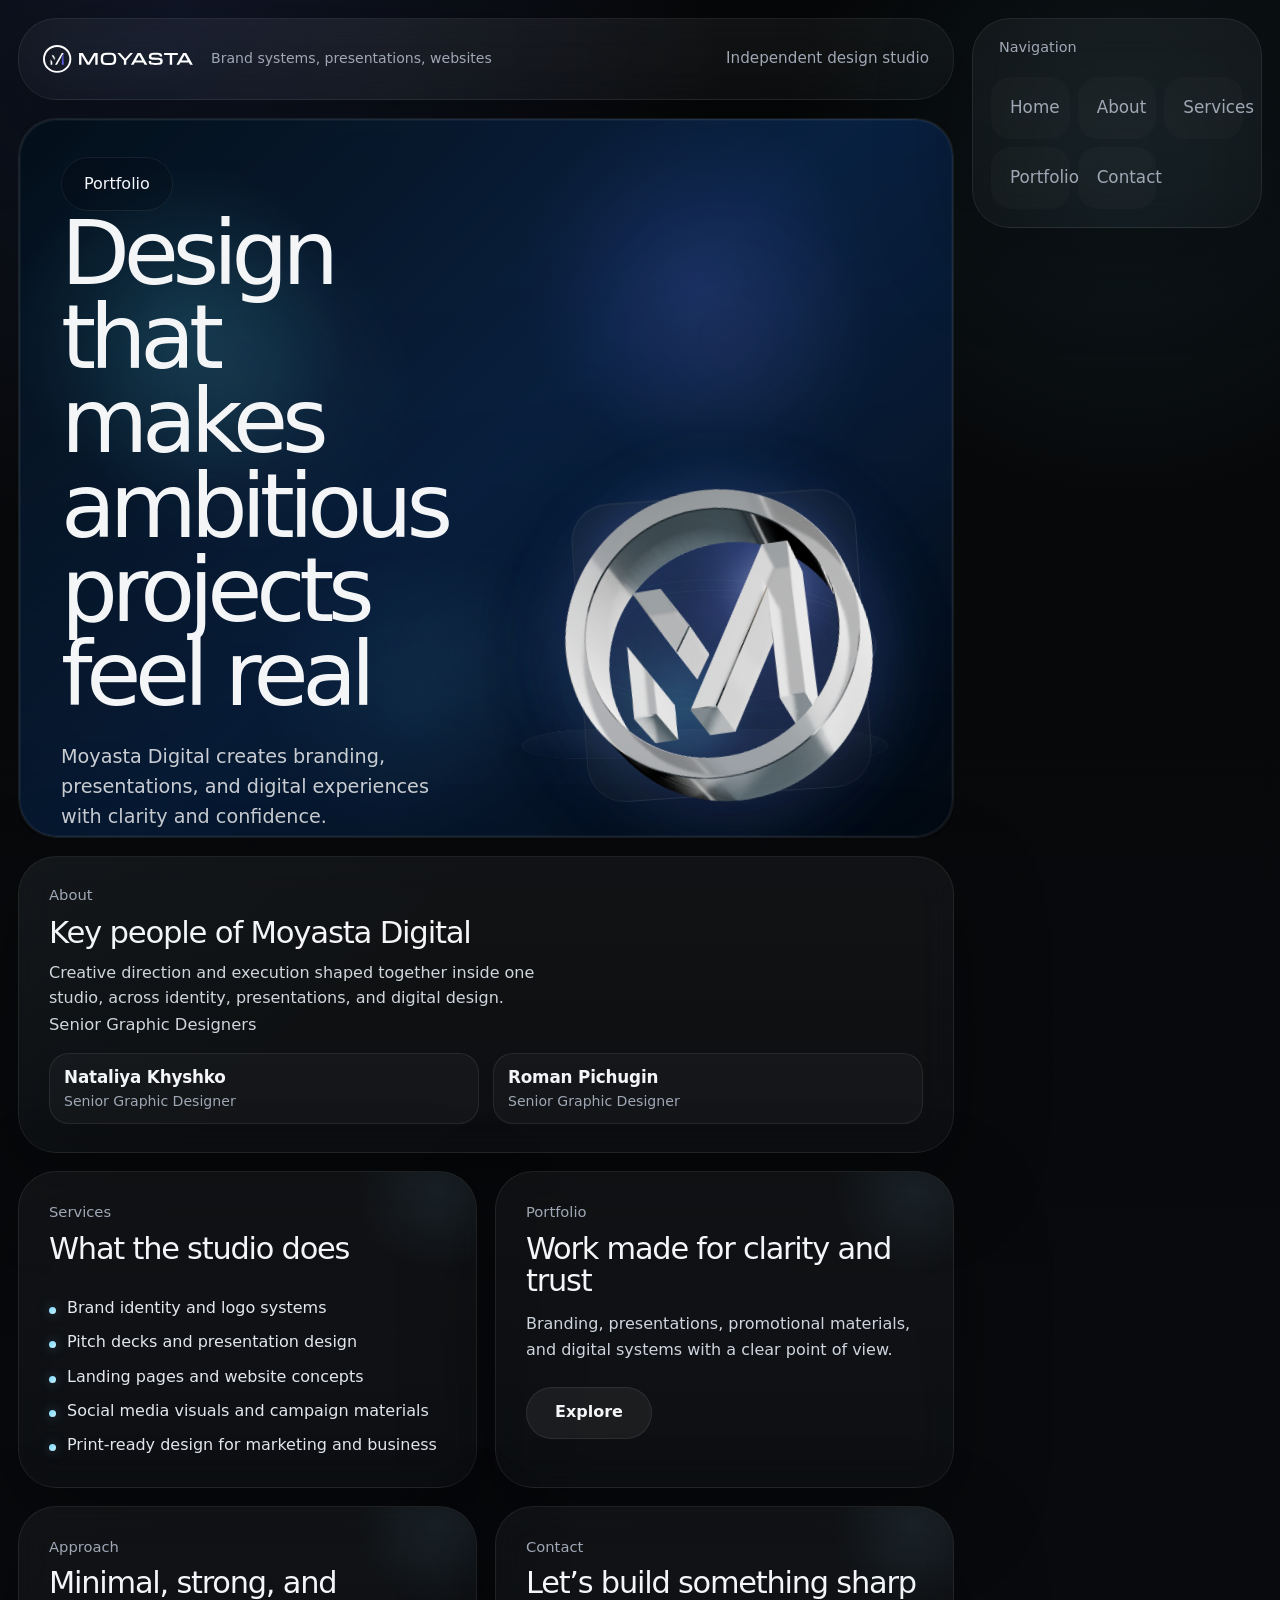
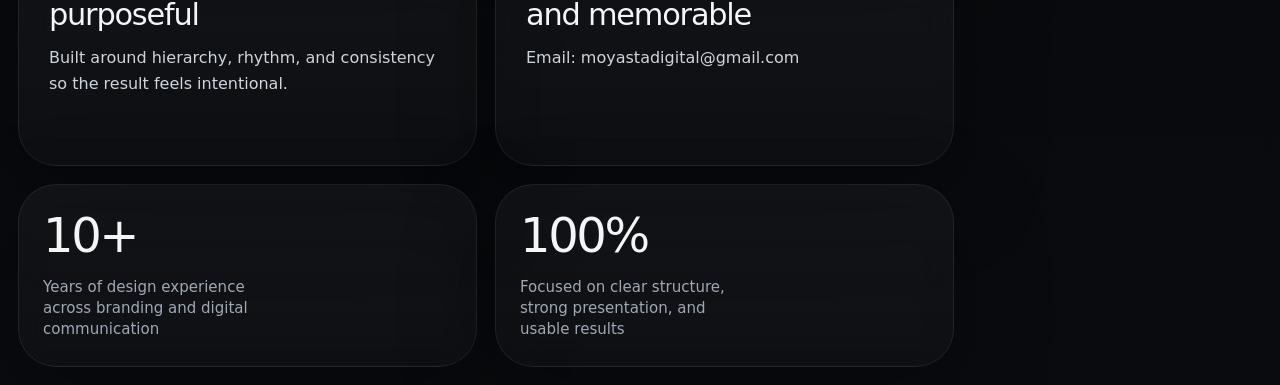
<file: index.html>
<!DOCTYPE html>
<html lang="en">
<head>
  <meta charset="UTF-8" />
  <meta name="viewport" content="width=device-width, initial-scale=1.0" />
  <title>Moyasta Digital — Creative Design Studio</title>
  <meta name="description" content="Moyasta Digital creates branding, presentation design, and digital experiences for ambitious businesses and modern projects." />
  <link rel="icon" type="image/png" href="android-chrome-192x192.png">
  <link rel="apple-touch-icon" sizes="180x180" href="apple-touch-icon.png">

  <style>
    :root {
      --bg: #060708;
      --bg-soft: #0c0f14;
      --panel: rgba(255, 255, 255, 0.045);
      --panel-strong: rgba(255, 255, 255, 0.07);
      --line: rgba(255, 255, 255, 0.08);
      --text: #f4f5f7;
      --muted: #a0a8b6;
      --muted-2: #7f8896;
      --accent: #79d8ff;
      --accent-2: #5b7cff;
      --accent-3: #c7f3ff;
      --shadow: 0 24px 80px rgba(0, 0, 0, 0.34);
      --radius-xl: 38px;
      --radius-lg: 28px;
      --radius-md: 20px;
      --container: 1720px;
    }

    * {
      box-sizing: border-box;
      margin: 0;
      padding: 0;
    }

    html {
      scroll-behavior: smooth;
    }

    body {
      font-family: Inter, ui-sans-serif, system-ui, -apple-system, BlinkMacSystemFont, "Segoe UI", sans-serif;
      background:
        radial-gradient(circle at top left, rgba(84, 126, 255, 0.08), transparent 24%),
        radial-gradient(circle at 82% 10%, rgba(108, 218, 255, 0.08), transparent 18%),
        linear-gradient(180deg, #060708 0%, #090b0f 100%);
      color: var(--text);
      min-height: 100vh;
      line-height: 1.4;
      overflow-x: hidden;
    }

    a {
      color: inherit;
      text-decoration: none;
    }

    button {
      font: inherit;
      border: none;
      background: none;
      color: inherit;
      cursor: pointer;
    }

    .page {
      max-width: var(--container);
      margin: 0 auto;
      padding: 18px;
    }

    .frame {
      display: grid;
      grid-template-columns: minmax(0, 1fr) 290px;
      gap: 16px;
      align-items: start;
    }

    .main {
      display: flex;
      flex-direction: column;
      gap: 16px;
    }

    .glass {
      background: linear-gradient(180deg, rgba(255,255,255,0.045), rgba(255,255,255,0.025));
      backdrop-filter: blur(18px);
      -webkit-backdrop-filter: blur(18px);
      border: 1px solid var(--line);
      box-shadow: var(--shadow);
    }

    .topbar {
      display: grid;
      grid-template-columns: 1fr;
      gap: 16px;
    }

    .brandbar,
    .hero-surface,
    .feature,
    .story,
    .sidebar,
    .section-card,
    .stat-card {
      border-radius: var(--radius-xl);
    }

    .brandbar {
      min-height: 82px;
      display: flex;
      align-items: center;
      justify-content: space-between;
      padding: 0 24px;
      position: relative;
      overflow: hidden;
    }

    .brandbar::after {
      content: "";
      position: absolute;
      inset: 0;
      background:
        linear-gradient(90deg, transparent 0%, rgba(255,255,255,0.025) 40%, transparent 100%);
      pointer-events: none;
    }

    .brand {
      display: flex;
      align-items: center;
      gap: 18px;
      z-index: 1;
    }

    .brand-mark {
      width: 50px;
      height: 50px;
      border-radius: var(--radius-md);
      display: grid;
      place-items: center;
      background: none;
      border: none;
      box-shadow: none;
      padding: 6px;
    }

    .brand-mark img {
      width: 100%;
      height: 100%;
      object-fit: contain;
    }

    .brand-text {
      display: flex;
      flex-direction: column;
      gap: 2px;
    }

    .brand-title {
      font-size: 1rem;
      font-weight: 600;
      letter-spacing: -0.03em;
    }

    .brand-subtitle {
      font-size: 0.88rem;
      color: var(--muted);
    }

    .brand-meta {
      font-size: 0.95rem;
      color: var(--muted);
      z-index: 1;
      text-align: right;
    }

    .hero {
      position: relative;
      min-height: 720px;
      padding: 0;
      overflow: hidden;
      border-radius: var(--radius-lg);
      border: none;
      background: transparent;
      box-shadow: none;
      isolation: isolate;
    }

    .hero-surface {
      position: relative;
      min-height: 720px;
      overflow: hidden;
      border-radius: var(--radius-lg);
      clip-path: inset(0 round var(--radius-lg));
      -webkit-clip-path: inset(0 round var(--radius-lg));
      contain: paint;
      border: 1px solid rgba(255,255,255,0.06);
      background:
        linear-gradient(180deg, rgba(255,255,255,0.02), rgba(255,255,255,0.01));
      box-shadow:
        0 28px 90px rgba(0,0,0,0.32),
        inset 0 1px 0 rgba(255,255,255,0.03);
      isolation: isolate;
    }

    .hero-motion {
      position: absolute;
      inset: 0;
      overflow: hidden;
      border-radius: inherit;
      z-index: 0;
    }

    .hero-surface::before {
      content: "";
      position: absolute;
      inset: 0;
      border-radius: inherit;
      box-shadow: inset 0 0 0 1px rgba(255,255,255,0.02);
      pointer-events: none;
      z-index: 6;
    }

    .hero-surface::after {
      content: "";
      position: absolute;
      inset: 0;
      border-radius: inherit;
      background:
        radial-gradient(
          circle at var(--hero-glow-x, 50%) var(--hero-glow-y, 50%),
          rgba(156, 225, 255, 0.14),
          rgba(156, 225, 255, 0.04) 18%,
          transparent 42%
        );
      transform: scale(1.08);
      opacity: var(--hero-glow-opacity, 0);
      pointer-events: none;
      transition: opacity 240ms ease, transform 240ms ease;
      z-index: 1;
    }

    .hero-outline {
      position: absolute;
      inset: 0;
      border-radius: inherit;
      border: 1px solid rgba(255,255,255,0.08);
      box-shadow:
        inset 0 0 0 1px rgba(255,255,255,0.035),
        0 0 0 0.5px rgba(255,255,255,0.03);
      pointer-events: none;
      z-index: 7;
      backface-visibility: hidden;
      -webkit-backface-visibility: hidden;
    }

    .hero-bg {
      position: absolute;
      inset: 0;
      border-radius: inherit;
      background:
        radial-gradient(circle at 18% 30%, rgba(76, 220, 255, 0.16), transparent 18%),
        radial-gradient(circle at 72% 24%, rgba(98, 117, 255, 0.16), transparent 20%),
        radial-gradient(circle at 42% 80%, rgba(87, 191, 255, 0.10), transparent 18%),
        linear-gradient(135deg, #04101b 0%, #08192d 24%, #0a2345 50%, #081b35 74%, #040c16 100%);
      transform:
        translate3d(var(--hero-shift-x, 0px), var(--hero-shift-y, 0px), 0)
        scale(1.03);
      transition: transform 260ms ease;
    }

    .hero-bg::before {
      content: "";
      position: absolute;
      inset: 8%;
      border-radius: 28px;
      background:
        radial-gradient(circle at 20% 35%, rgba(142, 242, 255, 0.09), transparent 22%),
        radial-gradient(circle at 80% 28%, rgba(146, 164, 255, 0.08), transparent 20%),
        radial-gradient(circle at 48% 78%, rgba(111, 211, 255, 0.06), transparent 18%);
      filter: blur(26px);
      opacity: 0.9;
    }

    .hero-mesh {
      position: absolute;
      inset: 0;
      border-radius: inherit;
      background:
        linear-gradient(115deg, transparent 0%, rgba(255,255,255,0.018) 50%, transparent 100%);
      opacity: 0.35;
      mix-blend-mode: soft-light;
      transform:
        translate3d(calc(var(--hero-shift-x, 0px) * -0.65), calc(var(--hero-shift-y, 0px) * -0.65), 0);
      transition: transform 260ms ease;
    }

    .hero-vignette {
      position: absolute;
      inset: 0;
      border-radius: inherit;
      background:
        linear-gradient(180deg, rgba(0,0,0,0.04) 0%, rgba(0,0,0,0.08) 36%, rgba(0,0,0,0.26) 100%);
    }

    .hero-content {
      position: relative;
      z-index: 2;
      min-height: 720px;
      border-radius: inherit;
      padding: 38px 42px 42px;
      display: flex;
      flex-direction: column;
      justify-content: space-between;
      transform:
        translate3d(calc(var(--hero-shift-x, 0px) * 0.35), calc(var(--hero-shift-y, 0px) * 0.35), 36px);
      transition: transform 260ms ease;
    }

    .hero-topline {
      display: flex;
      align-items: flex-start;
      justify-content: space-between;
      gap: 20px;
    }

    .hero-kicker {
      display: inline-flex;
      align-items: center;
      gap: 10px;
      padding: 12px 18px;
      border-radius: 999px;
      background: rgba(7, 10, 15, 0.22);
      border: 1px solid rgba(255,255,255,0.07);
      color: #e8f8ff;
      font-size: 0.94rem;
      backdrop-filter: blur(10px);
      box-shadow: inset 0 1px 0 rgba(255,255,255,0.03);
    }

    .hero-kicker-dot {
      width: 8px;
      height: 8px;
      border-radius: 50%;
      background: linear-gradient(135deg, #79d8ff, #c7f3ff);
      box-shadow: 0 0 14px rgba(121,216,255,0.35);
      flex-shrink: 0;
    }

    .hero-action {
      min-width: 54px;
      height: 54px;
      padding: 0 22px;
      border-radius: 999px;
      display: inline-flex;
      align-items: center;
      justify-content: center;
      background: rgba(7, 10, 15, 0.18);
      border: 1px solid rgba(255,255,255,0.07);
      color: #f3f6fb;
      font-weight: 500;
      backdrop-filter: blur(10px);
      transition: transform 0.25s ease, background 0.25s ease, border-color 0.25s ease;
    }

    .hero-action:hover {
      transform: translateY(-1px);
      background: rgba(18, 24, 35, 0.34);
      border-color: rgba(255,255,255,0.11);
    }

    .hero-bottom {
      display: grid;
      grid-template-columns: minmax(0, 1.5fr) minmax(340px, 420px);
      gap: 30px;
      align-items: end;
    }

    .hero-copy {
      max-width: 980px;
      padding-right: 10px;
    }

    .hero-copy h1 {
      font-size: clamp(3.1rem, 7vw, 6.4rem);
      line-height: 0.94;
      letter-spacing: -0.07em;
      font-weight: 500;
      max-width: 900px;
      text-wrap: balance;
    }

    .hero-copy p {
      margin-top: 26px;
      font-size: 1.2rem;
      line-height: 1.55;
      color: rgba(244,245,247,0.82);
      max-width: 820px;
    }

    .hero-panel {
      position: relative;
      min-height: 360px;
      display: flex;
      align-items: flex-end;
      justify-content: center;
      overflow: visible;
    }

    .hero-panel::before {
      content: none;
    }

    .hero-panel > * {
      position: relative;
      z-index: 1;
    }

    .panel-visual {
      position: relative;
      width: 100%;
      min-height: 360px;
      isolation: isolate;
    }

    .panel-visual::before {
      content: "";
      position: absolute;
      left: 32px;
      right: 24px;
      bottom: 28px;
      height: 118px;
      border-radius: 999px;
      background:
        linear-gradient(180deg, rgba(255,255,255,0.03), rgba(255,255,255,0)),
        radial-gradient(circle at 50% 52%, rgba(92, 118, 255, 0.12), transparent 72%);
      border: 1px solid rgba(255,255,255,0.05);
      box-shadow:
        inset 0 1px 0 rgba(255,255,255,0.03),
        0 24px 54px rgba(0,0,0,0.12);
      transform: perspective(900px) rotateX(76deg);
      transform-origin: center;
      opacity: 0.92;
      pointer-events: none;
    }

    .panel-visual::after {
      content: "";
      position: absolute;
      width: 420px;
      height: 420px;
      right: -24px;
      bottom: -30px;
      border-radius: 50%;
      background: radial-gradient(circle, rgba(113, 129, 255, 0.22), transparent 68%);
      filter: blur(28px);
      animation: panelGlowDrift 8.5s ease-in-out infinite;
      pointer-events: none;
      z-index: 0;
    }

    .panel-aura {
      position: absolute;
      border-radius: 50%;
      filter: blur(30px);
      pointer-events: none;
      opacity: 0.76;
    }

    .panel-aura--left {
      width: 200px;
      height: 200px;
      left: 52px;
      bottom: 42px;
      background: radial-gradient(circle, rgba(71, 216, 255, 0.18), transparent 68%);
      animation: panelAuraLeft 9s ease-in-out infinite;
    }

    .panel-aura--right {
      width: 240px;
      height: 240px;
      right: 14px;
      top: 40px;
      background: radial-gradient(circle, rgba(113, 129, 255, 0.20), transparent 70%);
      animation: panelAuraRight 8s ease-in-out infinite;
    }

    .panel-logo-wrap {
      position: absolute;
      right: 12px;
      bottom: 8px;
      width: min(100%, 356px);
      aspect-ratio: 1;
      display: flex;
      align-items: center;
      justify-content: center;
      animation: panelLogoFloat 7.6s ease-in-out infinite;
      z-index: 2;
    }

    .panel-logo-wrap::before {
      content: "";
      position: absolute;
      inset: 8% 10%;
      border-radius: 38px;
      background:
        radial-gradient(circle at 66% 28%, rgba(104, 122, 255, 0.18), transparent 30%),
        radial-gradient(circle at 28% 70%, rgba(74, 215, 255, 0.10), transparent 28%),
        linear-gradient(135deg, rgba(255,255,255,0.045), rgba(255,255,255,0.01)),
        linear-gradient(180deg, rgba(8,12,18,0.18), rgba(8,12,18,0.34));
      border: 1px solid rgba(255,255,255,0.07);
      box-shadow:
        inset 0 1px 0 rgba(255,255,255,0.03),
        0 20px 44px rgba(0,0,0,0.14);
      backdrop-filter: blur(16px);
      transform: rotate(-4deg);
    }

    .panel-logo-wrap::after {
      content: "";
      position: absolute;
      width: 74%;
      height: 74%;
      border-radius: 50%;
      border: 1px solid rgba(183, 232, 255, 0.12);
      transform: scaleX(1.18) scaleY(0.42) rotate(-10deg);
      opacity: 0.74;
    }

    .panel-logo-wash {
      position: absolute;
      inset: 12% 14%;
      z-index: 1;
      border-radius: 44px;
      background:
        radial-gradient(circle at 70% 26%, rgba(116, 133, 255, 0.34), transparent 28%),
        radial-gradient(circle at 38% 74%, rgba(87, 224, 255, 0.18), transparent 26%),
        linear-gradient(135deg, rgba(86, 102, 255, 0.08), rgba(0, 0, 0, 0) 48%);
      filter: blur(8px);
      opacity: 0.95;
      mix-blend-mode: screen;
      pointer-events: none;
    }

    .panel-logo {
      position: relative;
      z-index: 2;
      width: 88%;
      height: auto;
      display: block;
      filter:
        saturate(0.92)
        contrast(1.04)
        drop-shadow(0 26px 40px rgba(12, 15, 30, 0.34))
        drop-shadow(0 0 26px rgba(106, 119, 255, 0.16))
        drop-shadow(0 0 44px rgba(77, 216, 255, 0.08));
      transform: rotate(-8deg);
      animation: panelLogoTilt 9s ease-in-out infinite;
    }

    .panel-logo-orbit {
      position: absolute;
      inset: 18% 10%;
      border-radius: 50%;
      border: 1px solid rgba(151, 229, 255, 0.10);
      transform: scaleX(1.08) scaleY(0.58) rotate(7deg);
      opacity: 0.8;
      animation: panelOrbitSpin 14s linear infinite;
    }

    .panel-logo-orbit::before,
    .panel-logo-orbit::after {
      content: "";
      position: absolute;
      inset: 12% 8%;
      border-radius: 50%;
      border: 1px solid rgba(255,255,255,0.06);
    }

    .panel-logo-orbit::after {
      inset: 24% 18%;
      opacity: 0.68;
    }

    .panel-logo-highlight {
      position: absolute;
      width: 84px;
      height: 84px;
      top: 22%;
      left: 52%;
      border-radius: 50%;
      background: radial-gradient(circle, rgba(255,255,255,0.72), rgba(255,255,255,0.02) 72%);
      filter: blur(10px);
      opacity: 0.58;
      animation: panelHighlightPulse 6.8s ease-in-out infinite;
    }

    @keyframes panelLogoFloat {
      0%, 100% {
        transform: translate3d(0, 0, 0);
      }
      50% {
        transform: translate3d(-6px, -10px, 0);
      }
    }

    @keyframes panelLogoTilt {
      0%, 100% {
        transform: rotate(-8deg) scale(1);
      }
      50% {
        transform: rotate(-5deg) scale(1.02);
      }
    }

    @keyframes panelOrbitSpin {
      0%, 100% {
        transform: scaleX(1.08) scaleY(0.58) rotate(7deg);
      }
      50% {
        transform: scaleX(1.12) scaleY(0.62) rotate(187deg);
      }
    }

    @keyframes panelAuraLeft {
      0%, 100% {
        transform: translate3d(0, 0, 0);
      }
      50% {
        transform: translate3d(10px, -8px, 0);
      }
    }

    @keyframes panelAuraRight {
      0%, 100% {
        transform: translate3d(0, 0, 0);
      }
      50% {
        transform: translate3d(-12px, 12px, 0);
      }
    }

    @keyframes panelGlowDrift {
      0%, 100% {
        transform: translate3d(0, 0, 0);
      }
      50% {
        transform: translate3d(-12px, 12px, 0);
      }
    }

    @keyframes panelHighlightPulse {
      0%, 100% {
        transform: scale(0.94);
        opacity: 0.42;
      }
      50% {
        transform: scale(1.08);
        opacity: 0.72;
      }
    }

    .pill {
      min-width: 126px;
      height: 52px;
      padding: 0 22px;
      border-radius: 999px;
      display: inline-flex;
      align-items: center;
      justify-content: center;
      background: rgba(255,255,255,0.055);
      border: 1px solid rgba(255,255,255,0.08);
      font-weight: 600;
      transition: transform 0.25s ease, background 0.25s ease, border-color 0.25s ease;
    }

    .pill:hover {
      transform: translateY(-1px);
      background: rgba(255,255,255,0.085);
      border-color: rgba(255,255,255,0.12);
    }

    .grid-row {
      display: grid;
      grid-template-columns: minmax(0, 1.2fr) minmax(0, 0.8fr);
      gap: 16px;
    }

    .grid-row--owners {
      grid-template-columns: minmax(0, 1fr);
    }

        .feature,
        .story {
          min-height: 235px;
          padding: 28px 30px;
          position: relative;
          overflow: hidden;
    }

    .feature::before,
    .story::before {
      content: "";
      position: absolute;
      inset: 0;
      background: linear-gradient(135deg, rgba(120,215,255,0.025), transparent 40%);
      pointer-events: none;
    }

    .eyebrow {
      color: var(--muted);
      font-size: 0.92rem;
      margin-bottom: 10px;
    }

    .feature h2 {
      font-size: clamp(2rem, 4vw, 4.2rem);
      line-height: 0.98;
      letter-spacing: -0.05em;
      font-weight: 500;
      max-width: 900px;
      margin-bottom: 16px;
    }

        .feature p {
          color: #d4d8df;
          font-size: 1.12rem;
          line-height: 1.58;
          max-width: 880px;
        }


    .story h3 {
      font-size: clamp(1.45rem, 2.4vw, 2.05rem);
      line-height: 1.06;
      letter-spacing: -0.04em;
      font-weight: 500;
      max-width: 520px;
      margin-bottom: 12px;
    }

    .story p {
      color: #d1d6dd;
      line-height: 1.58;
      max-width: 540px;
    }

    .story-intro {
      color: #d1d6dd;
      font-size: 1.02rem;
      line-height: 1.5;
      margin-top: 2px;
      margin-bottom: 16px;
    }

    .story-team {
      display: grid;
      grid-template-columns: repeat(2, minmax(0, 1fr));
      gap: 10px;
    }

    .team-member {
      padding: 12px 14px;
      border-radius: var(--radius-md);
      background: rgba(255,255,255,0.03);
      border: 1px solid rgba(255,255,255,0.08);
      display: grid;
      gap: 2px;
    }

    .team-member strong {
      font-size: 1.05rem;
      font-weight: 600;
      letter-spacing: -0.01em;
    }

    .team-member span {
      color: var(--muted);
      font-size: 0.88rem;
    }

    .sections {
      display: grid;
      grid-template-columns: repeat(2, minmax(0, 1fr));
      gap: 16px;
    }

    .section-card {
      padding: 30px;
      min-height: 260px;
      position: relative;
      overflow: hidden;
      display: flex;
      flex-direction: column;
    }

    .section-card::after {
      content: "";
      position: absolute;
      top: -60px;
      right: -40px;
      width: 160px;
      height: 160px;
      border-radius: 50%;
      background: radial-gradient(circle, rgba(120,215,255,0.08), transparent 70%);
      pointer-events: none;
    }

    .section-card h3 {
      font-size: 1.9rem;
      line-height: 1.05;
      letter-spacing: -0.04em;
      font-weight: 500;
      margin-bottom: 14px;
    }

    .section-card p {
      color: #cfd5de;
      line-height: 1.62;
      max-width: 620px;
      font-size: 1rem;
    }

    .section-card .panel-footer {
      align-self: flex-start;
    }

    .services-list {
      list-style: none;
      margin-top: 18px;
      display: grid;
      gap: 12px;
    }

    .services-list li {
      position: relative;
      padding-left: 18px;
      color: #e3e7ee;
    }

    .services-list li::before {
      content: "";
      position: absolute;
      left: 0;
      top: 10px;
      width: 7px;
      height: 7px;
      border-radius: 50%;
      background: linear-gradient(135deg, var(--accent), var(--accent-3));
      box-shadow: 0 0 12px rgba(120,215,255,0.35);
    }

    .stats {
      display: grid;
      grid-template-columns: repeat(2, minmax(0, 1fr));
      gap: 16px;
    }

    .stat-card {
      padding: 26px 24px;
      min-height: 165px;
      display: flex;
      flex-direction: column;
      justify-content: space-between;
      gap: 18px;
    }

    .stat-number {
      font-size: clamp(2rem, 4vw, 3rem);
      line-height: 1;
      letter-spacing: -0.05em;
      font-weight: 500;
    }

    .stat-label {
      color: var(--muted);
      font-size: 0.94rem;
      max-width: 220px;
    }

    .sidebar {
      padding: 18px;
      min-height: calc(100vh - 36px);
      position: sticky;
      top: 18px;
      display: flex;
      flex-direction: column;
      justify-content: center;
      gap: 12px;
    }

    .side-title {
      color: var(--muted);
      font-size: 0.9rem;
      padding: 0 8px 8px;
    }

    .side-nav {
      display: flex;
      flex-direction: column;
      gap: 8px;
    }

    .side-nav a {
      min-height: 62px;
      border-radius: var(--radius-md);
      display: flex;
      align-items: center;
      padding: 0 18px;
      color: var(--muted);
      font-size: 1.05rem;
      transition: transform 0.25s ease, background 0.25s ease, color 0.25s ease;
    }

    .side-nav a:hover,
    .side-nav a.active {
      color: var(--text);
      background: rgba(255,255,255,0.055);
      transform: translateX(2px);
    }

    .side-foot {
      margin-top: 12px;
      padding: 14px 12px 0;
      color: var(--muted-2);
      font-size: 0.88rem;
      line-height: 1.5;
    }

    .anchor {
      scroll-margin-top: 30px;
    }

    @media (max-width: 1280px) {
      .frame {
        grid-template-columns: 1fr;
      }

      .sidebar {
        position: static;
        min-height: auto;
      }

      .side-nav {
        display: grid;
        grid-template-columns: repeat(3, minmax(0, 1fr));
      }
    }

    @media (max-width: 980px) {
      .grid-row,
      .hero-bottom,
      .sections,
      .stats {
        grid-template-columns: 1fr;
      }

      .brandbar {
        min-height: auto;
        padding: 18px 24px;
        flex-direction: column;
        align-items: flex-start;
      }

      .hero,
      .hero-surface,
      .hero-content {
        min-height: 620px;
      }

      .hero-bottom {
        gap: 22px;
      }

      .hero-copy h1 {
        max-width: 100%;
      }
    }

    @media (max-width: 768px) {
      .page {
        padding: 12px;
      }

      .brandbar,
      .hero-surface,
      .feature,
      .story,
      .sidebar,
      .section-card,
      .stat-card {
        border-radius: 24px;
      }

      .brandbar {
        padding: 0 16px;
      }

      .brand-meta,
      .brand-subtitle {
        display: none;
      }

      .brandbar {
        min-height: 72px;
      }

      .hero-content {
        padding: 22px 20px 20px;
      }

      .hero,
      .hero-surface {
        min-height: 680px;
      }

      .hero-content {
        min-height: 100%;
      }

      .hero-bottom {
        gap: 20px;
        align-items: start;
      }

      .hero-copy h1 {
        font-size: 2.35rem;
        line-height: 0.95;
        max-width: 11ch;
      }

      .hero-copy p,
      .feature p {
        font-size: 1rem;
      }

      .hero-copy p {
        margin-top: 18px;
        max-width: 26ch;
      }

      .hero-panel {
        width: 100%;
        min-height: auto;
        padding: 0;
        align-items: center;
        justify-content: center;
      }

      .panel-visual {
        min-height: 220px;
        width: 100%;
      }

      .feature,
      .story,
      .section-card,
      .stat-card {
        padding: 22px 20px;
      }

      .sections,
      .stats {
        gap: 14px;
      }

      .feature h2 {
        font-size: 2.3rem;
      }

      .story h3,
      .section-card h3 {
        font-size: 1.45rem;
      }

      .section-card {
        min-height: auto;
      }

      .section-card p {
        max-width: 30ch;
      }

      .stat-card {
        min-height: auto;
        gap: 16px;
      }

      .stat-label {
        max-width: 26ch;
      }

      .section-card .panel-footer {
        margin-top: 24px;
      }

      .section-card .pill {
        width: auto;
        min-width: 140px;
      }

      .services-list {
        margin-top: 16px;
        gap: 10px;
      }

      .services-list li {
        font-size: 0.98rem;
        line-height: 1.5;
      }

      .story-team {
        grid-template-columns: 1fr;
      }

      .hero-topline {
        align-items: flex-start;
      }

      .story-intro {
        margin-bottom: 12px;
      }

      .side-nav {
        grid-template-columns: 1fr 1fr;
      }

      .panel-visual::before {
        left: 18px;
        right: 18px;
        bottom: 12px;
        height: 74px;
      }

      .panel-visual::after {
        width: 260px;
        height: 260px;
        right: 50%;
        bottom: -24px;
        transform: translateX(50%);
        filter: blur(24px);
      }

      .panel-aura--left {
        width: 120px;
        height: 120px;
        left: 18px;
        bottom: 34px;
      }

      .panel-aura--right {
        width: 150px;
        height: 150px;
        right: 16px;
        top: 18px;
      }

      .panel-logo-wrap {
        position: relative;
        right: auto;
        bottom: auto;
        width: min(100%, 220px);
        margin: 0 auto;
      }

      .panel-logo-wrap::before {
        inset: 10% 10%;
        border-radius: 28px;
      }

      .panel-logo {
        width: 86%;
      }

      .panel-logo-highlight {
        width: 58px;
        height: 58px;
        top: 24%;
        left: 56%;
        filter: blur(8px);
      }
    }

    @media (max-width: 520px) {
      .hero,
      .hero-surface {
        min-height: 620px;
      }

      .hero-content {
        min-height: 100%;
      }

      .hero-content {
        padding: 18px 16px 18px;
      }

      .hero-copy h1 {
        font-size: 1.92rem;
        max-width: 10ch;
      }

      .hero-copy p {
        font-size: 0.96rem;
        line-height: 1.55;
      }

      .section-card {
        padding: 22px 18px;
        gap: 0;
      }

      .section-card h3 {
        font-size: 1.28rem;
        line-height: 1.08;
        max-width: 11ch;
        margin-bottom: 12px;
      }

      .section-card p {
        font-size: 0.98rem;
        line-height: 1.58;
        max-width: 24ch;
      }

      .section-card .panel-footer {
        margin-top: 22px;
      }

      .section-card .pill {
        width: auto;
        min-width: 132px;
        height: 44px;
        padding: 0 20px;
      }

      .services-list {
        margin-top: 14px;
        gap: 9px;
      }

      .services-list li {
        font-size: 0.95rem;
        padding-left: 16px;
      }

      .stats {
        gap: 12px;
      }

      .stat-card {
        padding: 22px 18px;
        min-height: auto;
        gap: 14px;
      }

      .stat-number {
        font-size: 2.2rem;
      }

      .stat-label {
        font-size: 0.96rem;
        line-height: 1.5;
        max-width: 22ch;
      }

      .side-nav {
        grid-template-columns: 1fr;
      }

      .hero-action {
        width: auto;
        min-width: 132px;
        height: 44px;
        padding: 0 18px;
      }

      .hero-panel {
        margin-top: 4px;
      }

      .panel-logo-wrap {
        width: min(100%, 190px);
      }

      .story-team {
        gap: 8px;
      }

      .panel-visual {
        min-height: 188px;
      }

      .panel-visual::before {
        left: 12px;
        right: 12px;
        bottom: 10px;
        height: 62px;
      }

      .panel-visual::after {
        width: 220px;
        height: 220px;
        bottom: -18px;
      }

      .panel-aura--left {
        width: 92px;
        height: 92px;
        left: 10px;
        bottom: 26px;
      }

      .panel-aura--right {
        width: 118px;
        height: 118px;
        right: 6px;
        top: 14px;
      }
    }

    @media (hover: none), (pointer: coarse) {
      .hero-surface,
      .hero-bg,
      .hero-mesh,
      .hero-content {
        transform: none;
        transition: none;
      }

      .hero-surface::after {
        display: none;
      }
    }

    .logo-clean {
      width: 150px;
      height: auto;
      padding: 0;
      background: none;
      border: none;
      box-shadow: none;
    }

    .logo-clean img {
      width: 100%;
      height: auto;
      object-fit: contain;
      filter: drop-shadow(0 0 22px rgba(121,216,255,0.2));
    }
  </style>
  <link rel="stylesheet" href="shared.css" />
</head>
<body>
  <div id="top"></div>
  <div class="page">
    <div class="frame">
      <main class="main">
        <div class="topbar">
          <div class="brandbar glass">
            <div class="brand">
              <a href="#top" class="brand-mark logo-clean" aria-label="Back to top">
                <img src="Moyasta_logo_white.svg" alt="Moyasta Digital Logo">
              </a>
              <div class="brand-text">
                <div class="brand-subtitle">Brand systems, presentations, websites</div>
              </div>
            </div>
            <button class="menu-toggle" type="button" aria-label="Open navigation menu" aria-expanded="false">
              <span></span>
              <span></span>
              <span></span>
            </button>
            <div class="brand-meta">Independent design studio</div>
          </div>
        </div>

        <section class="hero anchor" id="home">
          <div class="hero-surface">
            <div class="hero-outline"></div>
            <div class="hero-motion">
              <div class="hero-bg"></div>
              <div class="hero-mesh"></div>
              <div class="hero-vignette"></div>

              <div class="hero-content">
              <div class="hero-topline">
                <a href="portfolio.html" class="hero-action">Portfolio</a>
              </div>

              <div class="hero-bottom">
                <div class="hero-copy">
                  <h1>Design that makes ambitious projects feel real</h1>
                  <p>
                    Moyasta Digital creates branding, presentations, and digital experiences with clarity and confidence.
                  </p>
                </div>

                <div class="hero-panel">
                  <div class="panel-visual" aria-hidden="true">
                    <div class="panel-aura panel-aura--left"></div>
                    <div class="panel-aura panel-aura--right"></div>
                    <div class="panel-logo-wrap">
                      <div class="panel-logo-orbit"></div>
                      <div class="panel-logo-wash"></div>
                      <div class="panel-logo-highlight"></div>
                      <img class="panel-logo" src="assets/logo-3d.png" alt="Moyasta 3D logo" />
                    </div>
                  </div>
                </div>
              </div>
              </div>
            </div>
          </div>
        </section>

        <div class="grid-row grid-row--owners">
          <section class="story glass anchor" id="about">
            <div class="eyebrow">About</div>
            <h3>Key people of Moyasta Digital</h3>
            <p>
              Creative direction and execution shaped together inside one studio, across identity,
              presentations, and digital design.
            </p>
            <div class="story-intro">Senior Graphic Designers</div>
            <div class="story-team">
              <div class="team-member">
                <strong>Nataliya Khyshko</strong>
                <span>Senior Graphic Designer</span>
              </div>
              <div class="team-member">
                <strong>Roman Pichugin</strong>
                <span>Senior Graphic Designer</span>
              </div>
            </div>
          </section>
        </div>

        <section class="sections">
          <article class="section-card glass anchor" id="services">
            <div class="eyebrow">Services</div>
            <h3>What the studio does</h3>
            <ul class="services-list">
              <li>Brand identity and logo systems</li>
              <li>Pitch decks and presentation design</li>
              <li>Landing pages and website concepts</li>
              <li>Social media visuals and campaign materials</li>
              <li>Print-ready design for marketing and business</li>
            </ul>
          </article>

          <article class="section-card glass anchor" id="portfolio">
            <div class="eyebrow">Portfolio</div>
            <h3>Work made for clarity and trust</h3>
            <p>
              Branding, presentations, promotional materials, and digital systems with a clear point of view.
            </p>
            <div class="panel-footer">
              <a href="portfolio.html" class="pill">Explore</a>
            </div>
          </article>

          <article class="section-card glass">
            <div class="eyebrow">Approach</div>
            <h3>Minimal, strong, and purposeful</h3>
            <p>
              Built around hierarchy, rhythm, and consistency so the result feels intentional.
            </p>
          </article>

          <article class="section-card glass anchor" id="contact">
            <div class="eyebrow">Contact</div>
            <h3>Let’s build something sharp and memorable</h3>
            <p>
              Email: moyastadigital@gmail.com
            </p>
          </article>
        </section>

        <section class="stats">
          <article class="stat-card glass">
            <div class="stat-number">10+</div>
            <div class="stat-label">Years of design experience across branding and digital communication</div>
          </article>

          <article class="stat-card glass">
            <div class="stat-number">100%</div>
            <div class="stat-label">Focused on clear structure, strong presentation, and usable results</div>
          </article>

        </section>
      </main>

      <aside class="sidebar glass">
        <div class="sidebar-head">
          <div class="side-title">Navigation</div>
          <button class="sidebar-close" type="button" aria-label="Close navigation menu"></button>
        </div>
        <nav class="side-nav">
          <a href="#top" class="active">Home</a>
          <a href="#about">About</a>
          <a href="#services">Services</a>
          <a href="portfolio.html">Portfolio</a>
          <a href="#contact">Contact</a>
        </nav>
      </aside>
    </div>
  </div>

  <script>
    const menuToggle = document.querySelector(".menu-toggle");
    const sidebar = document.querySelector(".sidebar");
    const sidebarClose = document.querySelector(".sidebar-close");
    const links = document.querySelectorAll(".side-nav a");
    const anchors = document.querySelectorAll(".anchor");
    const heroSurface = document.querySelector(".hero-surface");

    if (menuToggle && sidebar) {
      const closeMenu = () => {
        document.body.classList.remove("menu-open");
        menuToggle.setAttribute("aria-expanded", "false");
      };

      menuToggle.addEventListener("click", () => {
        const open = document.body.classList.toggle("menu-open");
        menuToggle.setAttribute("aria-expanded", open ? "true" : "false");
      });

      if (sidebarClose) {
        sidebarClose.addEventListener("click", closeMenu);
      }

      sidebar.querySelectorAll("a").forEach((link) => {
        link.addEventListener("click", closeMenu);
      });

      document.addEventListener("keydown", (event) => {
        if (event.key === "Escape") closeMenu();
      });

      let touchStartX = 0;
      let touchStartY = 0;

      sidebar.addEventListener("touchstart", (event) => {
        const touch = event.changedTouches[0];
        touchStartX = touch.clientX;
        touchStartY = touch.clientY;
      }, { passive: true });

      sidebar.addEventListener("touchend", (event) => {
        const touch = event.changedTouches[0];
        const deltaX = touch.clientX - touchStartX;
        const deltaY = touch.clientY - touchStartY;

        if (document.body.classList.contains("menu-open") && deltaX > 56 && Math.abs(deltaY) < 42) {
          closeMenu();
        }
      }, { passive: true });
    }

    const observer = new IntersectionObserver(
      (entries) => {
        entries.forEach((entry) => {
          if (!entry.isIntersecting) return;

          links.forEach((link) => {
            link.classList.toggle(
              "active",
              link.getAttribute("href") === `#${entry.target.id}`
            );
          });
        });
      },
      { threshold: 0.45 }
    );

    anchors.forEach((item) => observer.observe(item));

    if (heroSurface && window.matchMedia("(hover: hover) and (pointer: fine)").matches) {
      let frameId = null;
      let targetTiltX = 0;
      let targetTiltY = 0;
      let targetShiftX = 0;
      let targetShiftY = 0;
      let targetGlowX = 50;
      let targetGlowY = 50;
      let targetGlowOpacity = 0;

      const renderHeroMotion = () => {
        heroSurface.style.setProperty("--hero-tilt-x", `${targetTiltX.toFixed(2)}deg`);
        heroSurface.style.setProperty("--hero-tilt-y", `${targetTiltY.toFixed(2)}deg`);
        heroSurface.style.setProperty("--hero-shift-x", `${targetShiftX.toFixed(2)}px`);
        heroSurface.style.setProperty("--hero-shift-y", `${targetShiftY.toFixed(2)}px`);
        heroSurface.style.setProperty("--hero-glow-x", `${targetGlowX.toFixed(2)}%`);
        heroSurface.style.setProperty("--hero-glow-y", `${targetGlowY.toFixed(2)}%`);
        heroSurface.style.setProperty("--hero-glow-opacity", targetGlowOpacity.toFixed(2));
        frameId = null;
      };

      const queueHeroMotion = () => {
        if (frameId !== null) return;
        frameId = window.requestAnimationFrame(renderHeroMotion);
      };

      heroSurface.addEventListener("mousemove", (event) => {
        const bounds = heroSurface.getBoundingClientRect();
        const x = (event.clientX - bounds.left) / bounds.width;
        const y = (event.clientY - bounds.top) / bounds.height;
        const offsetX = x - 0.5;
        const offsetY = y - 0.5;

        targetTiltX = offsetY * -5.5;
        targetTiltY = offsetX * 7;
        targetShiftX = offsetX * 14;
        targetShiftY = offsetY * 10;
        targetGlowX = x * 100;
        targetGlowY = y * 100;
        targetGlowOpacity = 1;
        queueHeroMotion();
      });

      heroSurface.addEventListener("mouseleave", () => {
        targetTiltX = 0;
        targetTiltY = 0;
        targetShiftX = 0;
        targetShiftY = 0;
        targetGlowX = 50;
        targetGlowY = 50;
        targetGlowOpacity = 0;
        queueHeroMotion();
      });
    }

  </script>
</body>
</html>
</file>
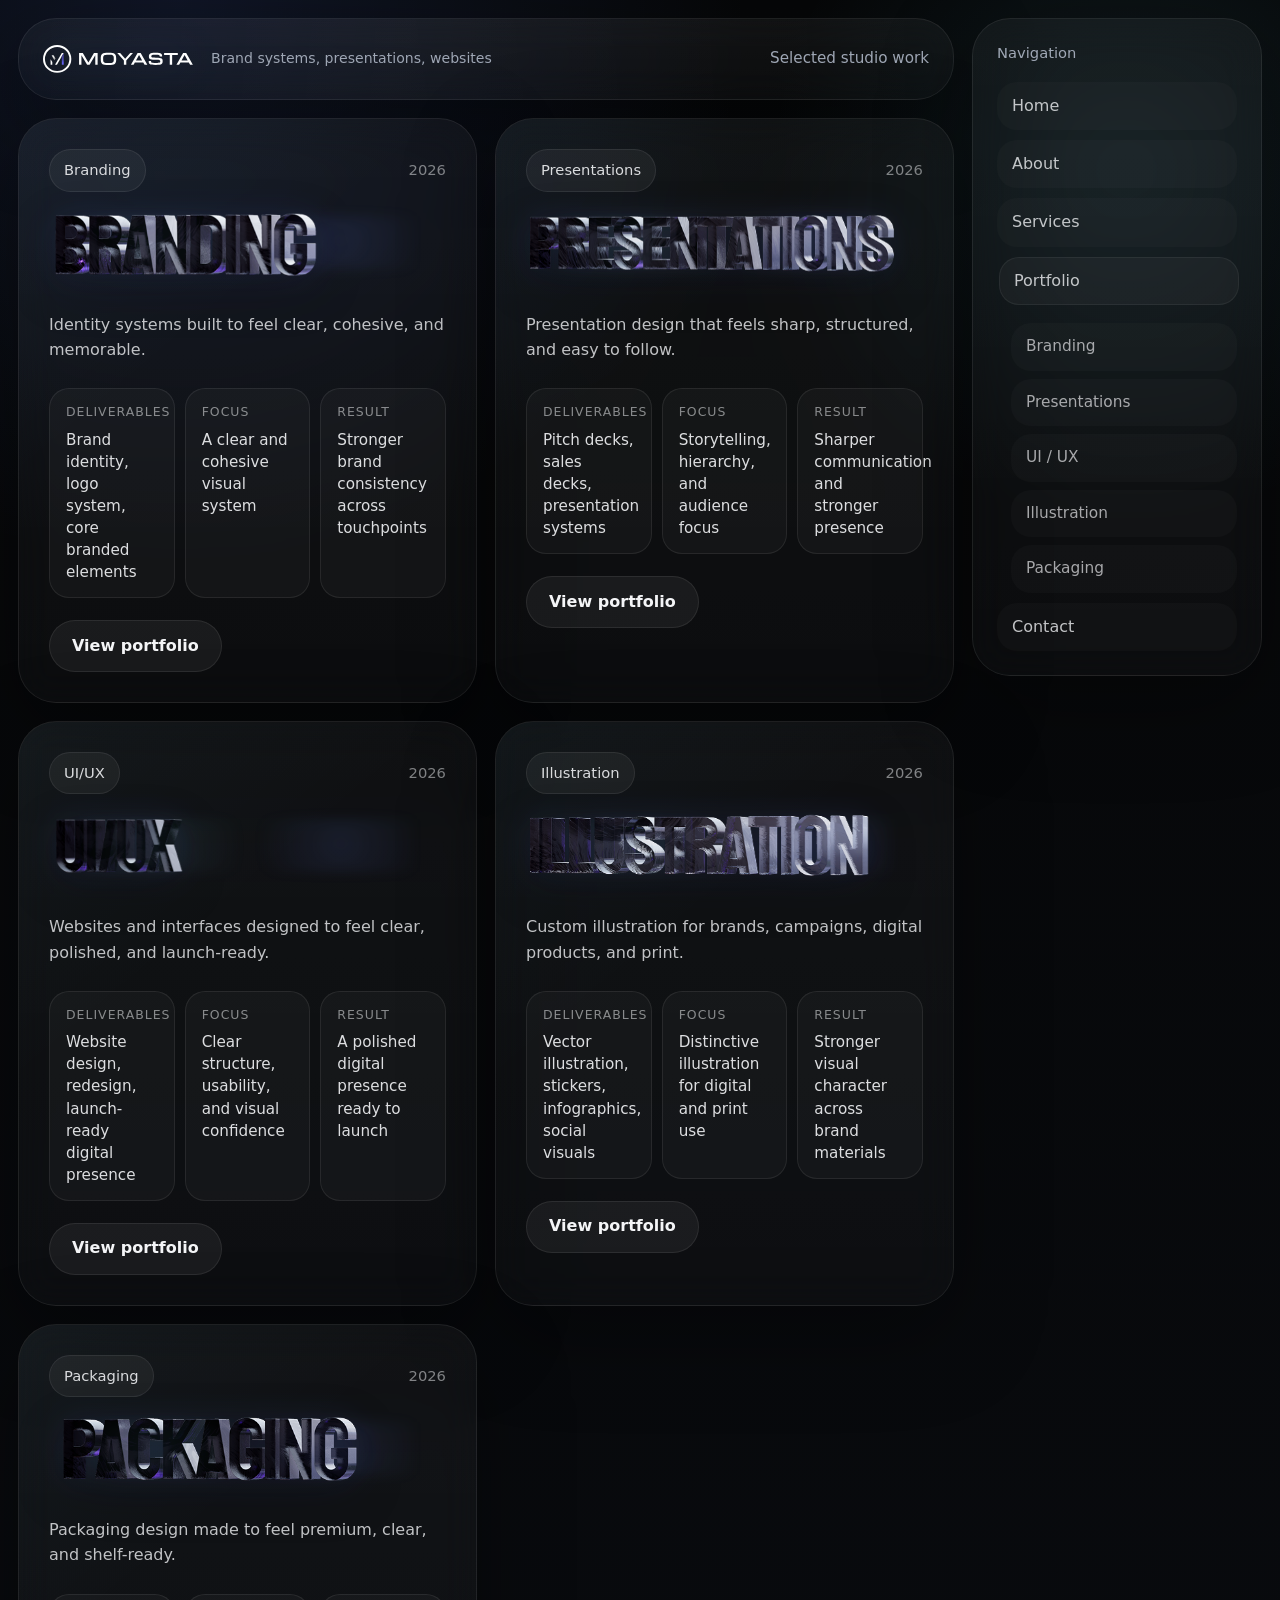
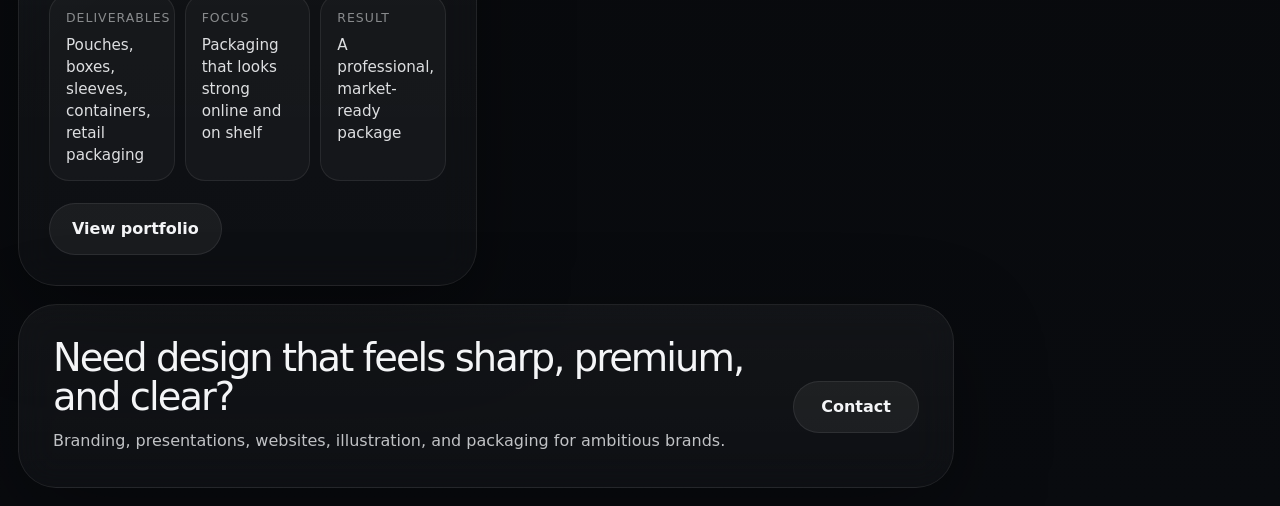
<file: portfolio.html>
<!DOCTYPE html>
<html lang="en">
<head>
  <meta charset="UTF-8" />
  <meta name="viewport" content="width=device-width, initial-scale=1.0" />
  <title>Moyasta Digital — Portfolio</title>
  <meta name="description" content="Portfolio page for Moyasta Digital with selected work across branding, presentation design, and digital systems." />
  <link rel="icon" href="favicon.ico" sizes="any" />
  <link rel="icon" type="image/png" href="android-chrome-192x192.png" />
  <link rel="apple-touch-icon" sizes="180x180" href="apple-touch-icon.png" />

  <style>
    :root {
      --bg: #060708;
      --bg-soft: #0b1018;
      --panel-top: rgba(255, 255, 255, 0.045);
      --panel-bottom: rgba(255, 255, 255, 0.025);
      --line: rgba(255, 255, 255, 0.08);
      --text: #f4f5f7;
      --muted: #a0a8b6;
      --accent: #79d8ff;
      --accent-2: #5b7cff;
      --shadow: 0 28px 90px rgba(0, 0, 0, 0.34);
      --radius-xl: 38px;
      --radius-lg: 28px;
      --radius-md: 20px;
      --container: 1720px;
    }

    * {
      box-sizing: border-box;
      margin: 0;
      padding: 0;
    }

    html {
      scroll-behavior: smooth;
    }

    body {
      font-family: Inter, ui-sans-serif, system-ui, -apple-system, BlinkMacSystemFont, "Segoe UI", sans-serif;
      background:
        radial-gradient(circle at 14% 0%, rgba(84, 126, 255, 0.12), transparent 24%),
        radial-gradient(circle at 88% 8%, rgba(108, 218, 255, 0.09), transparent 16%),
        linear-gradient(180deg, #060708 0%, #090b0f 100%);
      color: var(--text);
      min-height: 100vh;
      line-height: 1.4;
      overflow-x: hidden;
    }

    a {
      color: inherit;
      text-decoration: none;
    }

    .page {
      max-width: var(--container);
      margin: 0 auto;
      padding: 18px;
    }

    .frame {
      display: grid;
      grid-template-columns: minmax(0, 1fr) 290px;
      gap: 16px;
      align-items: start;
    }

    .main {
      display: flex;
      flex-direction: column;
      gap: 16px;
    }

    .glass {
      background: linear-gradient(180deg, var(--panel-top), var(--panel-bottom));
      backdrop-filter: blur(18px);
      -webkit-backdrop-filter: blur(18px);
      border: 1px solid var(--line);
      box-shadow: var(--shadow);
    }

    .brandbar,
    .sidebar,
    .project-card,
    .cta-card {
      border-radius: var(--radius-xl);
    }

    .brandbar {
      min-height: 82px;
      padding: 0 24px;
      display: flex;
      align-items: center;
      justify-content: space-between;
      overflow: hidden;
      position: relative;
    }

    .brandbar::after {
      content: "";
      position: absolute;
      inset: 0;
      background: linear-gradient(90deg, transparent 0%, rgba(255,255,255,0.025) 40%, transparent 100%);
      pointer-events: none;
    }

    .brand {
      display: flex;
      align-items: center;
      gap: 18px;
      z-index: 1;
    }

    .brand-mark {
      width: 150px;
      height: auto;
      display: block;
    }

    .brand-mark img {
      width: 100%;
      height: auto;
      display: block;
      object-fit: contain;
      filter: drop-shadow(0 0 22px rgba(121,216,255,0.2));
    }

    .brand-subtitle {
      font-size: 0.88rem;
      color: var(--muted);
    }

    .brand-meta {
      font-size: 0.95rem;
      color: var(--muted);
      z-index: 1;
      text-align: right;
    }

    .pill-row {
      display: flex;
      gap: 12px;
      flex-wrap: wrap;
    }

    .pill {
      min-width: 126px;
      height: 52px;
      padding: 0 22px;
      border-radius: 999px;
      display: inline-flex;
      align-items: center;
      justify-content: center;
      background: rgba(255,255,255,0.055);
      border: 1px solid rgba(255,255,255,0.08);
      font-weight: 600;
      transition: transform 0.25s ease, background 0.25s ease, border-color 0.25s ease;
    }

    .pill:hover {
      transform: translateY(-1px);
      background: rgba(255,255,255,0.085);
      border-color: rgba(255,255,255,0.12);
    }

    .pill.secondary {
      background: rgba(7, 10, 15, 0.18);
    }

    .projects {
      display: grid;
      grid-template-columns: repeat(2, minmax(0, 1fr));
      gap: 16px;
    }

    .project-card {
      padding: 30px;
      min-height: 320px;
      position: relative;
      overflow: hidden;
    }

    .project-card::after {
      content: "";
      position: absolute;
      inset: 0;
      background: linear-gradient(140deg, rgba(121,216,255,0.04), transparent 38%);
      pointer-events: none;
    }

    .project-meta {
      position: relative;
      z-index: 1;
      display: flex;
      align-items: center;
      justify-content: space-between;
      gap: 16px;
      margin-bottom: 18px;
    }

    .project-tag {
      display: inline-flex;
      align-items: center;
      padding: 10px 14px;
      border-radius: 999px;
      background: rgba(255,255,255,0.05);
      border: 1px solid rgba(255,255,255,0.08);
      color: rgba(244,245,247,0.88);
      font-size: 0.92rem;
    }

    .project-year {
      color: rgba(244,245,247,0.5);
      font-size: 0.92rem;
    }

    .project-card h2 {
      position: relative;
      z-index: 1;
      font-size: clamp(1.8rem, 3vw, 2.6rem);
      line-height: 1.02;
      letter-spacing: -0.05em;
      font-weight: 500;
      max-width: 580px;
      margin-bottom: 16px;
    }

    .project-title-art {
      position: relative;
      z-index: 1;
      width: 100%;
      min-height: 68px;
      margin-bottom: 18px;
      display: flex;
      align-items: center;
      justify-content: flex-start;
      isolation: isolate;
    }

    .project-title-art::after {
      content: "";
      position: absolute;
      inset: 10% 8% 12%;
      background:
        radial-gradient(circle at 22% 50%, rgba(121, 216, 255, 0.1), transparent 34%),
        radial-gradient(circle at 78% 46%, rgba(91, 124, 255, 0.14), transparent 32%);
      mix-blend-mode: screen;
      opacity: 0.72;
      pointer-events: none;
      filter: blur(6px);
    }

    .project-title-art img {
      width: auto;
      max-width: 100%;
      max-height: 68px;
      height: auto;
      display: block;
      object-fit: contain;
      image-rendering: auto;
      filter:
        saturate(0.92)
        hue-rotate(6deg)
        contrast(1.08)
        brightness(0.99)
        drop-shadow(0 14px 24px rgba(0, 0, 0, 0.22))
        drop-shadow(0 0 16px rgba(95, 124, 255, 0.1));
      transform: translateZ(0);
    }

    .sr-only {
      position: absolute;
      width: 1px;
      height: 1px;
      padding: 0;
      margin: -1px;
      overflow: hidden;
      clip: rect(0, 0, 0, 0);
      white-space: nowrap;
      border: 0;
    }

    .project-card p {
      position: relative;
      z-index: 1;
      color: rgba(244,245,247,0.78);
      font-size: 1rem;
      line-height: 1.58;
      max-width: 620px;
      margin-bottom: 26px;
    }

    .project-details {
      position: relative;
      z-index: 1;
      display: grid;
      grid-template-columns: repeat(3, minmax(0, 1fr));
      gap: 10px;
    }

    .project-actions {
      position: relative;
      z-index: 1;
      margin-top: 18px;
      display: flex;
      justify-content: flex-start;
    }

    .detail {
      padding: 14px 16px;
      border-radius: var(--radius-md);
      background: rgba(255,255,255,0.03);
      border: 1px solid rgba(255,255,255,0.08);
    }

    .detail-label {
      color: rgba(244,245,247,0.52);
      font-size: 0.78rem;
      text-transform: uppercase;
      letter-spacing: 0.08em;
      margin-bottom: 8px;
    }

    .detail-value {
      font-size: 0.95rem;
      line-height: 1.45;
      color: rgba(244,245,247,0.9);
    }

    .cta-card {
      padding: 34px;
      display: flex;
      align-items: center;
      justify-content: space-between;
      gap: 20px;
    }

    .cta-copy h3 {
      font-size: clamp(1.9rem, 3vw, 3rem);
      line-height: 1;
      letter-spacing: -0.05em;
      font-weight: 500;
      margin-bottom: 12px;
    }

    .cta-copy p {
      max-width: 720px;
      color: rgba(244,245,247,0.78);
      line-height: 1.58;
    }

    .sidebar {
      padding: 24px;
      position: sticky;
      top: 18px;
    }

    .side-title {
      font-size: 0.92rem;
      color: rgba(244,245,247,0.58);
      margin-bottom: 18px;
    }

    .side-nav {
      display: grid;
      gap: 10px;
    }

    .side-nav a {
      padding: 12px 14px;
      border-radius: var(--radius-md);
      color: rgba(244,245,247,0.78);
      background: rgba(255,255,255,0.02);
      border: 1px solid transparent;
      transition: background 0.25s ease, border-color 0.25s ease, transform 0.25s ease;
    }

    .side-nav a:hover,
    .side-nav a.active,
    .side-subnav a.active {
      transform: translateX(2px);
      background: rgba(255,255,255,0.04);
      border-color: rgba(255,255,255,0.06);
    }

    .side-subnav {
      display: grid;
      gap: 8px;
      margin-top: 8px;
      padding-left: 14px;
    }

    .side-subnav a {
      font-size: 0.96rem;
      color: rgba(244,245,247,0.66);
      background: rgba(255,255,255,0.015);
    }

    .side-foot {
      margin-top: 18px;
      color: rgba(244,245,247,0.56);
      line-height: 1.55;
      font-size: 0.92rem;
    }

    @media (max-width: 1100px) {
      .frame {
        grid-template-columns: 1fr;
      }

      .sidebar {
        position: static;
      }

      .projects {
        grid-template-columns: 1fr;
      }
    }

    @media (max-width: 780px) {
      .brandbar,
      .project-card,
      .cta-card,
      .sidebar {
        padding-left: 22px;
        padding-right: 22px;
      }

      .brandbar {
        min-height: auto;
        padding-top: 20px;
        padding-bottom: 20px;
        align-items: flex-start;
        flex-direction: column;
        gap: 12px;
      }

      .cta-card {
        flex-direction: column;
        align-items: flex-start;
      }

      .project-details {
        grid-template-columns: 1fr;
      }

      .project-meta {
        flex-wrap: wrap;
        align-items: flex-start;
        gap: 10px;
      }

      .project-title-art {
        min-height: 56px;
        margin-bottom: 16px;
      }

      .project-title-art img {
        max-height: 56px;
      }

      .project-card {
        min-height: auto;
      }

      .project-card p {
        margin-bottom: 20px;
      }

      .project-actions,
      .pill-row {
        width: 100%;
      }
    }

    @media (max-width: 520px) {
      .project-card,
      .cta-card,
      .sidebar {
        padding-left: 18px;
        padding-right: 18px;
      }

      .project-tag,
      .project-year {
        font-size: 0.84rem;
      }

      .project-title-art {
        min-height: 48px;
      }

      .project-title-art img {
        max-height: 48px;
      }

      .pill {
        width: 100%;
      }
    }
  </style>
  <link rel="stylesheet" href="shared.css" />
</head>
<body>
  <div class="page">
    <div class="frame">
      <main class="main">
        <div class="brandbar glass">
          <div class="brand">
            <a href="index.html#top" class="brand-mark" aria-label="Back to home">
              <img src="Moyasta_logo_white.svg" alt="Moyasta Digital Logo" />
            </a>
            <div class="brand-subtitle">Brand systems, presentations, websites</div>
          </div>
          <button class="menu-toggle" type="button" aria-label="Open navigation menu" aria-expanded="false">
            <span></span>
            <span></span>
            <span></span>
          </button>
          <div class="brand-meta">Selected studio work</div>
        </div>

        <section class="projects">
          <article class="project-card glass">
            <div class="project-meta">
              <div class="project-tag">Branding</div>
              <div class="project-year">2026</div>
            </div>
            <div class="project-title-art" aria-hidden="true">
              <img src="assets/portfolio-titles/branding.png" alt="" />
            </div>
            <h2 class="sr-only">Branding</h2>
            <p>
              Identity systems built to feel clear, cohesive, and memorable.
            </p>
            <div class="project-details">
              <div class="detail">
                <div class="detail-label">Deliverables</div>
                <div class="detail-value">Brand identity, logo system, core branded elements</div>
              </div>
              <div class="detail">
                <div class="detail-label">Focus</div>
                <div class="detail-value">A clear and cohesive visual system</div>
              </div>
              <div class="detail">
                <div class="detail-label">Result</div>
                <div class="detail-value">Stronger brand consistency across touchpoints</div>
              </div>
            </div>
            <div class="project-actions">
              <a href="branding.html" class="pill">View portfolio</a>
            </div>
          </article>

          <article class="project-card glass">
            <div class="project-meta">
              <div class="project-tag">Presentations</div>
              <div class="project-year">2026</div>
            </div>
            <div class="project-title-art" aria-hidden="true">
              <img src="assets/portfolio-titles/presentations.png" alt="" />
            </div>
            <h2 class="sr-only">Presentations</h2>
            <p>
              Presentation design that feels sharp, structured, and easy to follow.
            </p>
            <div class="project-details">
              <div class="detail">
                <div class="detail-label">Deliverables</div>
                <div class="detail-value">Pitch decks, sales decks, presentation systems</div>
              </div>
              <div class="detail">
                <div class="detail-label">Focus</div>
                <div class="detail-value">Storytelling, hierarchy, and audience focus</div>
              </div>
              <div class="detail">
                <div class="detail-label">Result</div>
                <div class="detail-value">Sharper communication and stronger presence</div>
              </div>
            </div>
            <div class="project-actions">
              <a href="presentations.html" class="pill">View portfolio</a>
            </div>
          </article>

          <article class="project-card glass">
            <div class="project-meta">
              <div class="project-tag">UI/UX</div>
              <div class="project-year">2026</div>
            </div>
            <div class="project-title-art" aria-hidden="true">
              <img src="assets/portfolio-titles/ui-ux.png" alt="" />
            </div>
            <h2 class="sr-only">UI / UX</h2>
            <p>
              Websites and interfaces designed to feel clear, polished, and launch-ready.
            </p>
            <div class="project-details">
              <div class="detail">
                <div class="detail-label">Deliverables</div>
                <div class="detail-value">Website design, redesign, launch-ready digital presence</div>
              </div>
              <div class="detail">
                <div class="detail-label">Focus</div>
                <div class="detail-value">Clear structure, usability, and visual confidence</div>
              </div>
              <div class="detail">
                <div class="detail-label">Result</div>
                <div class="detail-value">A polished digital presence ready to launch</div>
              </div>
            </div>
            <div class="project-actions">
              <a href="ui-ux.html" class="pill">View portfolio</a>
            </div>
          </article>

          <article class="project-card glass">
            <div class="project-meta">
              <div class="project-tag">Illustration</div>
              <div class="project-year">2026</div>
            </div>
            <div class="project-title-art" aria-hidden="true">
              <img src="assets/portfolio-titles/illustration.png" alt="" />
            </div>
            <h2 class="sr-only">Illustration</h2>
            <p>
              Custom illustration for brands, campaigns, digital products, and print.
            </p>
            <div class="project-details">
              <div class="detail">
                <div class="detail-label">Deliverables</div>
                <div class="detail-value">Vector illustration, stickers, infographics, social visuals</div>
              </div>
              <div class="detail">
                <div class="detail-label">Focus</div>
                <div class="detail-value">Distinctive illustration for digital and print use</div>
              </div>
              <div class="detail">
                <div class="detail-label">Result</div>
                <div class="detail-value">Stronger visual character across brand materials</div>
              </div>
            </div>
            <div class="project-actions">
              <a href="illustration.html" class="pill">View portfolio</a>
            </div>
          </article>

          <article class="project-card glass">
            <div class="project-meta">
              <div class="project-tag">Packaging</div>
              <div class="project-year">2026</div>
            </div>
            <div class="project-title-art" aria-hidden="true">
              <img src="assets/portfolio-titles/packaging.png" alt="" />
            </div>
            <h2 class="sr-only">Packaging</h2>
            <p>
              Packaging design made to feel premium, clear, and shelf-ready.
            </p>
            <div class="project-details">
              <div class="detail">
                <div class="detail-label">Deliverables</div>
                <div class="detail-value">Pouches, boxes, sleeves, containers, retail packaging</div>
              </div>
              <div class="detail">
                <div class="detail-label">Focus</div>
                <div class="detail-value">Packaging that looks strong online and on shelf</div>
              </div>
              <div class="detail">
                <div class="detail-label">Result</div>
                <div class="detail-value">A professional, market-ready package</div>
              </div>
            </div>
            <div class="project-actions">
              <a href="packaging.html" class="pill">View portfolio</a>
            </div>
          </article>
        </section>

        <section class="cta-card glass">
          <div class="cta-copy">
            <h3>Need design that feels sharp, premium, and clear?</h3>
            <p>
              Branding, presentations, websites, illustration, and packaging for ambitious brands.
            </p>
          </div>
          <div class="pill-row">
            <a href="index.html#contact" class="pill">Contact</a>
          </div>
        </section>
      </main>

      <aside class="sidebar glass">
        <div class="sidebar-head">
          <div class="side-title">Navigation</div>
          <button class="sidebar-close" type="button" aria-label="Close navigation menu"></button>
        </div>
        <nav class="side-nav">
          <a href="index.html#top">Home</a>
          <a href="index.html#about">About</a>
          <a href="index.html#services">Services</a>
          <a href="portfolio.html" class="active">Portfolio</a>
          <div class="side-subnav">
            <a href="branding.html">Branding</a>
            <a href="presentations.html">Presentations</a>
            <a href="ui-ux.html">UI / UX</a>
            <a href="illustration.html">Illustration</a>
            <a href="packaging.html">Packaging</a>
          </div>
          <a href="index.html#contact">Contact</a>
        </nav>
      </aside>
    </div>
  </div>
  <script>
    const menuToggle = document.querySelector(".menu-toggle");
    const sidebar = document.querySelector(".sidebar");
    const sidebarClose = document.querySelector(".sidebar-close");

    if (menuToggle && sidebar) {
      const closeMenu = () => {
        document.body.classList.remove("menu-open");
        menuToggle.setAttribute("aria-expanded", "false");
      };

      menuToggle.addEventListener("click", () => {
        const open = document.body.classList.toggle("menu-open");
        menuToggle.setAttribute("aria-expanded", open ? "true" : "false");
      });

      if (sidebarClose) {
        sidebarClose.addEventListener("click", closeMenu);
      }

      sidebar.querySelectorAll("a").forEach((link) => {
        link.addEventListener("click", closeMenu);
      });

      document.addEventListener("keydown", (event) => {
        if (event.key === "Escape") closeMenu();
      });

      let touchStartX = 0;
      let touchStartY = 0;

      sidebar.addEventListener("touchstart", (event) => {
        const touch = event.changedTouches[0];
        touchStartX = touch.clientX;
        touchStartY = touch.clientY;
      }, { passive: true });

      sidebar.addEventListener("touchend", (event) => {
        const touch = event.changedTouches[0];
        const deltaX = touch.clientX - touchStartX;
        const deltaY = touch.clientY - touchStartY;

        if (document.body.classList.contains("menu-open") && deltaX > 56 && Math.abs(deltaY) < 42) {
          closeMenu();
        }
      }, { passive: true });
    }
  </script>
</body>
</html>
</file>
<file: shared.css>
:root {
  --bg: #060708;
  --bg-soft: #0c0f14;
  --panel-top: rgba(255, 255, 255, 0.045);
  --panel-bottom: rgba(255, 255, 255, 0.025);
  --line: rgba(255, 255, 255, 0.08);
  --line-strong: rgba(255, 255, 255, 0.14);
  --text: #f4f5f7;
  --muted: #a0a8b6;
  --muted-2: #7f8896;
  --accent: #79d8ff;
  --accent-2: #5b7cff;
  --accent-3: #c7f3ff;
  --shadow: 0 28px 90px rgba(0, 0, 0, 0.34);
  --radius-xl: 38px;
  --radius-lg: 28px;
  --radius-md: 20px;
  --container: 1720px;
}

html {
  scroll-behavior: smooth;
}

body {
  color: var(--text);
  background:
    radial-gradient(circle at 14% 0%, rgba(84, 126, 255, 0.12), transparent 24%),
    radial-gradient(circle at 88% 8%, rgba(108, 218, 255, 0.09), transparent 16%),
    linear-gradient(180deg, #060708 0%, #090b0f 100%);
  overflow-x: hidden;
}

a {
  color: inherit;
  text-decoration: none;
}

img {
  display: block;
  max-width: 100%;
  height: auto;
}

.page {
  max-width: var(--container);
  margin: 0 auto;
  padding: 18px;
}

.frame {
  display: grid;
  grid-template-columns: minmax(0, 1fr) 290px;
  gap: 16px;
  align-items: start;
}

.main {
  display: flex;
  flex-direction: column;
  gap: 16px;
  min-width: 0;
}

.frame,
.main,
.cases,
.sections,
.stats,
.projects,
.archive-grid,
.gallery-sections {
  gap: 18px;
}

.gallery-section,
.case-gallery,
.archive-gallery,
.story-team,
.pill-row,
.project-actions,
.panel-footer {
  gap: 14px;
}

.main > * {
  min-width: 0;
}

.archive-thumb,
.gallery-card,
.gallery-tile {
  max-width: 100%;
}

.archive-thumb img,
.gallery-card img,
.gallery-tile img {
  max-width: 100%;
}

.panel-footer,
.project-actions,
.pill-row {
  margin-top: 22px;
}

.case-tags + .pill-row,
.case-tags + .project-actions,
.case-tags + .panel-footer {
  margin-top: 24px;
}

.section-card p + .panel-footer,
.section-card p + .pill-row,
.story p + .pill-row,
.story p + .panel-footer,
.cta p + .pill-row,
.cta p + .panel-footer,
.cta p + .project-actions {
  margin-top: 24px;
}

.glass {
  background: linear-gradient(180deg, var(--panel-top), var(--panel-bottom));
  backdrop-filter: blur(18px);
  -webkit-backdrop-filter: blur(18px);
  border: 1px solid var(--line);
  box-shadow: var(--shadow);
}

.brandbar,
.hero-surface,
.feature,
.story,
.sidebar,
.section-card,
.stat-card,
.project-card,
.cta-card,
.overview,
.case-study,
.case-card,
.cta {
  border-radius: var(--radius-xl);
}

.meta-box,
.detail,
.side-nav a,
.side-subnav a {
  border-radius: var(--radius-md);
}

.brand-subtitle,
.brand-meta,
.eyebrow,
.section-label,
.stat-label,
.case-kicker,
.side-title,
.side-foot {
  color: var(--muted);
}

.side-nav a,
.side-subnav a {
  background: rgba(255, 255, 255, 0.02);
  border: 1px solid transparent;
  transition: background 0.25s ease, border-color 0.25s ease, transform 0.25s ease;
}

.side-nav a:hover,
.side-nav a.active,
.side-subnav a:hover,
.side-subnav a.active {
  transform: translateX(2px);
  background: rgba(255, 255, 255, 0.04);
  border-color: rgba(255, 255, 255, 0.06);
}

.pill {
  min-width: 126px;
  height: 52px;
  padding: 0 22px;
  border-radius: 999px;
  display: inline-flex;
  align-items: center;
  justify-content: center;
  background: rgba(255, 255, 255, 0.055);
  border: 1px solid rgba(255, 255, 255, 0.08);
  font-weight: 600;
}

.sidebar-head {
  display: flex;
  align-items: center;
  justify-content: space-between;
  gap: 12px;
}

.sidebar-close {
  display: none;
  width: 40px;
  height: 40px;
  padding: 0;
  border: 1px solid rgba(255, 255, 255, 0.08);
  border-radius: 999px;
  background: rgba(255, 255, 255, 0.04);
  color: var(--text);
  align-items: center;
  justify-content: center;
  flex: 0 0 auto;
  cursor: pointer;
}

.sidebar-close::before,
.sidebar-close::after {
  content: "";
  position: absolute;
  width: 14px;
  height: 2px;
  border-radius: 999px;
  background: currentColor;
}

.sidebar-close {
  position: relative;
}

.sidebar-close::before {
  transform: rotate(45deg);
}

.sidebar-close::after {
  transform: rotate(-45deg);
}

.menu-toggle {
  display: none;
  width: 48px;
  height: 48px;
  padding: 0;
  border: 1px solid rgba(255, 255, 255, 0.08);
  border-radius: 999px;
  background: rgba(255, 255, 255, 0.04);
  color: var(--text);
  cursor: pointer;
  align-items: center;
  justify-content: center;
  flex-direction: column;
  gap: 4px;
  flex: 0 0 auto;
}

.menu-toggle span {
  width: 18px;
  height: 2px;
  border-radius: 999px;
  background: currentColor;
  transition: transform 0.25s ease, opacity 0.25s ease;
}

.menu-open .menu-toggle span:nth-child(1) {
  transform: translateY(6px) rotate(45deg);
}

.menu-open .menu-toggle span:nth-child(2) {
  opacity: 0;
}

.menu-open .menu-toggle span:nth-child(3) {
  transform: translateY(-6px) rotate(-45deg);
}

@media (max-width: 1100px) {
  .frame {
    grid-template-columns: 1fr;
  }

  .sidebar {
    position: static;
  }
}

@media (max-width: 780px) {
  body.menu-open {
    overflow: hidden;
  }

  body.menu-open::before {
    content: "";
    position: fixed;
    inset: 0;
    background: rgba(5, 8, 12, 0.6);
    backdrop-filter: blur(8px);
    -webkit-backdrop-filter: blur(8px);
    z-index: 40;
  }

  .page {
    padding:
      max(14px, env(safe-area-inset-top))
      14px
      max(16px, env(safe-area-inset-bottom))
      14px;
  }

  .frame,
  .main {
    gap: 14px;
  }

  .cases,
  .sections,
  .stats,
  .projects,
  .archive-grid,
  .gallery-sections {
    gap: 16px !important;
  }

  .gallery-section,
  .case-gallery,
  .archive-gallery,
  .story-team,
  .pill-row,
  .project-actions,
  .panel-footer {
    gap: 14px !important;
  }

  .brandbar,
  .cta {
    flex-direction: column;
    align-items: flex-start;
  }

  .brandbar,
  .sidebar,
  .cta,
  .project-card,
  .archive-card,
  .section-card,
  .case-study,
  .case-card,
  .gallery-section,
  .overview,
  .story,
  .feature,
  .hero-surface,
  .stat-card {
    border-radius: 24px;
  }

  .brandbar {
    min-height: auto;
    padding: 16px 18px;
    gap: 10px;
    flex-direction: row;
    justify-content: space-between;
    align-items: center;
  }

  .brand {
    width: auto;
    flex: 1;
    min-width: 0;
  }

  .brand-mark {
    width: 124px;
  }

  .brand-subtitle,
  .brand-meta {
    display: none;
  }

  .menu-toggle {
    display: inline-flex;
    z-index: 60;
  }

  .sidebar {
    position: fixed;
    top: 12px;
    right: 12px;
    bottom: 12px;
    width: min(320px, calc(100vw - 24px));
    padding: 18px;
    z-index: 50;
    transform: translateX(calc(100% + 18px));
    opacity: 0;
    pointer-events: none;
    transition: transform 0.3s ease, opacity 0.25s ease;
    overflow: auto;
  }

  .sidebar-close {
    display: inline-flex;
  }

  .menu-open .sidebar {
    transform: translateX(0);
    opacity: 1;
    pointer-events: auto;
  }

  .side-nav,
  .side-subnav {
    grid-template-columns: 1fr;
    gap: 8px;
  }

  .side-nav a,
  .side-subnav a {
    min-height: 48px;
    padding: 12px 14px;
  }

  .pill-row,
  .project-actions,
  .panel-footer,
  .case-tags,
  .archive-gallery,
  .case-gallery,
  .story-team {
    gap: 12px;
  }

  .panel-footer,
  .project-actions,
  .pill-row {
    margin-top: 20px;
  }

  .section-card p + .panel-footer,
  .section-card p + .pill-row,
  .story p + .pill-row,
  .story p + .panel-footer,
  .cta p + .pill-row,
  .cta p + .panel-footer,
  .cta p + .project-actions {
    margin-top: 22px;
  }

  .pill,
  .hero-action,
  .video-link {
    min-height: 48px;
  }

  .archive-grid,
  .archive-gallery,
  .case-gallery {
    grid-template-columns: 1fr !important;
  }

  .archive-thumb,
  .gallery-card {
    min-height: 0 !important;
    aspect-ratio: auto !important;
  }

  .archive-thumb img,
  .gallery-card img {
    width: 100%;
    height: auto !important;
    max-height: none !important;
    object-fit: contain !important;
    object-position: center center !important;
  }

  .gallery-tile img {
    width: 100%;
    height: auto !important;
    object-fit: contain !important;
  }
}

@media (max-width: 520px) {
  .page {
    padding:
      max(16px, env(safe-area-inset-top))
      12px
      max(22px, env(safe-area-inset-bottom))
      12px;
  }

  .frame,
  .main {
    gap: 14px;
  }

  .cases,
  .sections,
  .stats,
  .projects,
  .archive-grid,
  .gallery-sections {
    gap: 16px !important;
  }

  .gallery-section,
  .case-gallery,
  .archive-gallery,
  .story-team,
  .pill-row,
  .project-actions,
  .panel-footer {
    gap: 12px !important;
  }

  .brandbar {
    padding: 14px 16px;
  }

  .brand {
    gap: 14px;
  }

  .brand-mark {
    width: 112px;
  }

  .sidebar {
    top: max(12px, env(safe-area-inset-top));
    right: 12px;
    bottom: max(12px, env(safe-area-inset-bottom));
    width: min(320px, calc(100vw - 24px));
    padding: 16px;
  }

  .pill {
    min-width: 0;
    width: 100%;
  }

  .hero-action,
  .video-link {
    width: 100%;
    justify-content: center;
  }

  .archive-thumb,
  .gallery-card,
  .gallery-tile {
    border-radius: 18px;
  }

  .archive-thumb img,
  .gallery-card img,
  .gallery-tile img {
    clip-path: inset(0 round 18px) !important;
  }

  .panel-footer,
  .project-actions,
  .pill-row {
    margin-top: 18px;
  }

  .side-nav a,
  .side-subnav a {
    min-height: 46px;
    padding: 11px 13px;
  }
}
</file>
